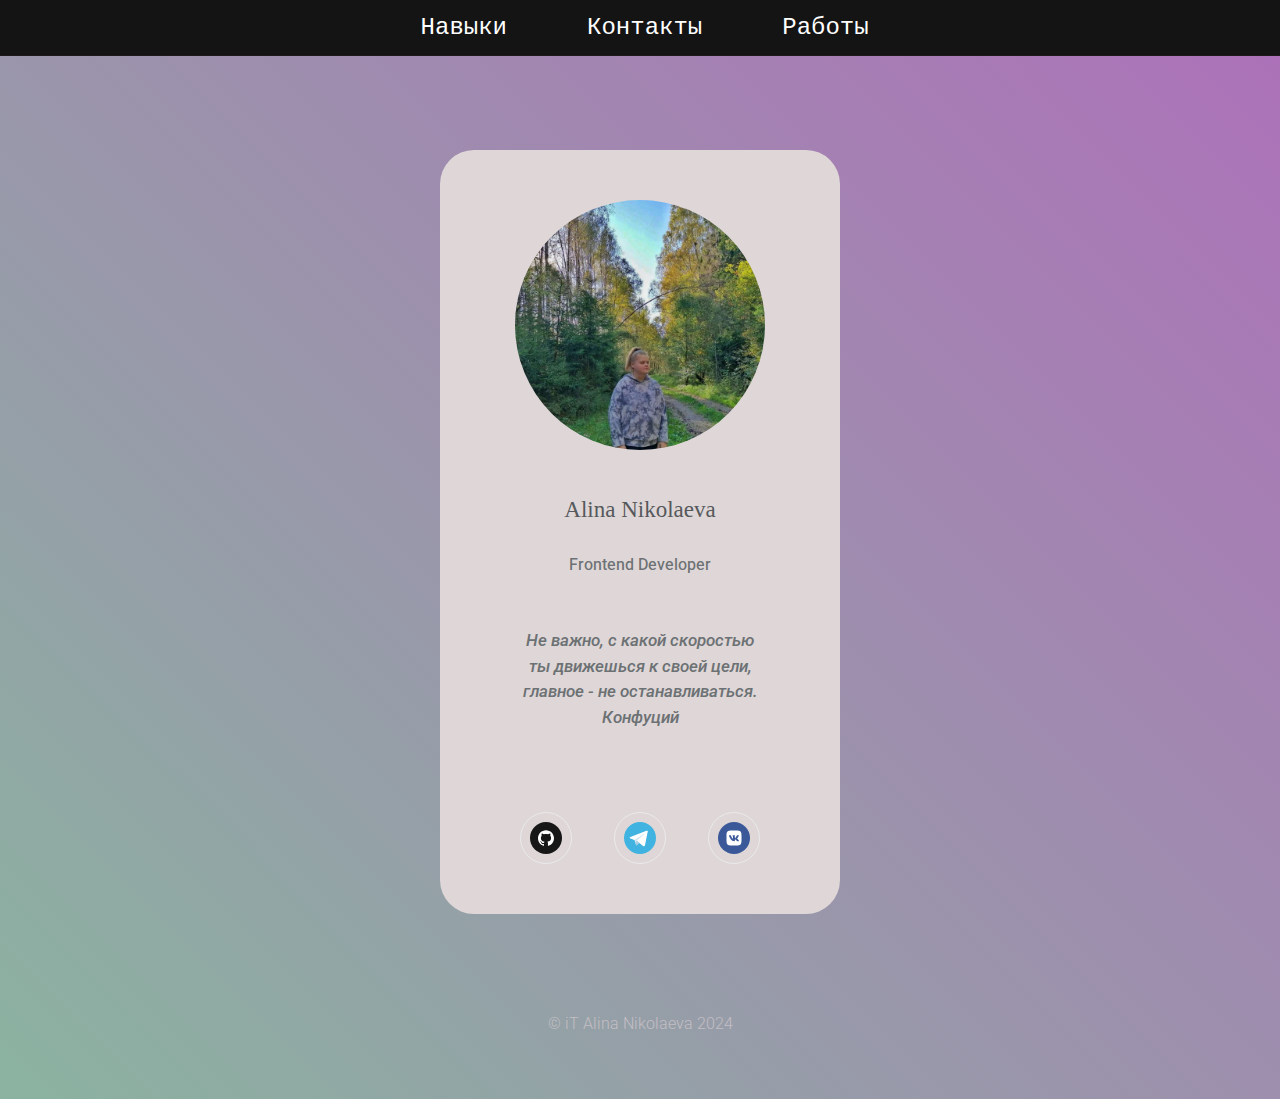
<file: index.html>
<!DOCTYPE html>
<html lang="ru">

<head>
  <meta charset="UTF-8">
  <meta http-equiv="X-UA-Compatible" content="IE=edge">
  <meta name="viewport" content="width=device-width, initial-scale=1.0">
  <title>alinkola</title>

  <!-- Иконка сайта -->
  <link rel="icon" href="src/favicon.ico">
  <link rel="stylesheet" href="global.css"> <!-- Глобальные стили-->
  <link rel="stylesheet" href="index.css"> <!-- Стили страницы -->
</head>

<body>
  <div class="nav-bar">
    <div class="menu-icon" onclick="toggleMenu()">&#x22EE;</div>
    <ul class="nav-links-desktop">
      <a href="skills.html">Навыки</a>
      <a href="contacts.html">Контакты</a>
      <a href="works.html">Работы</a>
    </ul>
    <ul class="nav-links-mobile">
      <a href="skills.html">Навыки</a>
      <a href="contacts.html">Контакты</a>
      <a href="works.html">Работы</a>
    </ul>
  </div>

  <div class="wrapper">
    <div class="block">
      <div class="img-holder">
        <img src="src/alinkola.jpg" alt="Alina Nikolaeva">
      </div>
      <h3>Alina Nikolaeva</h3>
      <p>Frontend Developer</p>
      <p class="disc">
        <i>
          Не важно, с какой скоростью<br>
          ты движешься к своей цели,<br>
          главное - не останавливаться.<br>
          Конфуций
        </i>
      </p>

      <div class="social">
        <a href="https://github.com/Exremum" target="_blank" class="github">
          <img src="src/images/contact/github.svg" alt="GitHub">
        </a>
        <a href="https://t.me/anikola01" target="_blank" class="telegram">
          <img src="src/images/contact/telegram.svg" alt="Telegram">
        </a>
        <a href="https://vk.com/a_nikolaeva04" target="_blank" class="vk">
          <img src="src/images/contact/vk.svg" alt="VK">
        </a>
      </div>
    </div>
    <p class="bottom-text">&copy; iT Alina Nikolaeva 2024</p>
  </div>
  <script src="src/js/back.js"></script>
  <script src="src/js/menu.js"></script>
</body>

</html>
</file>
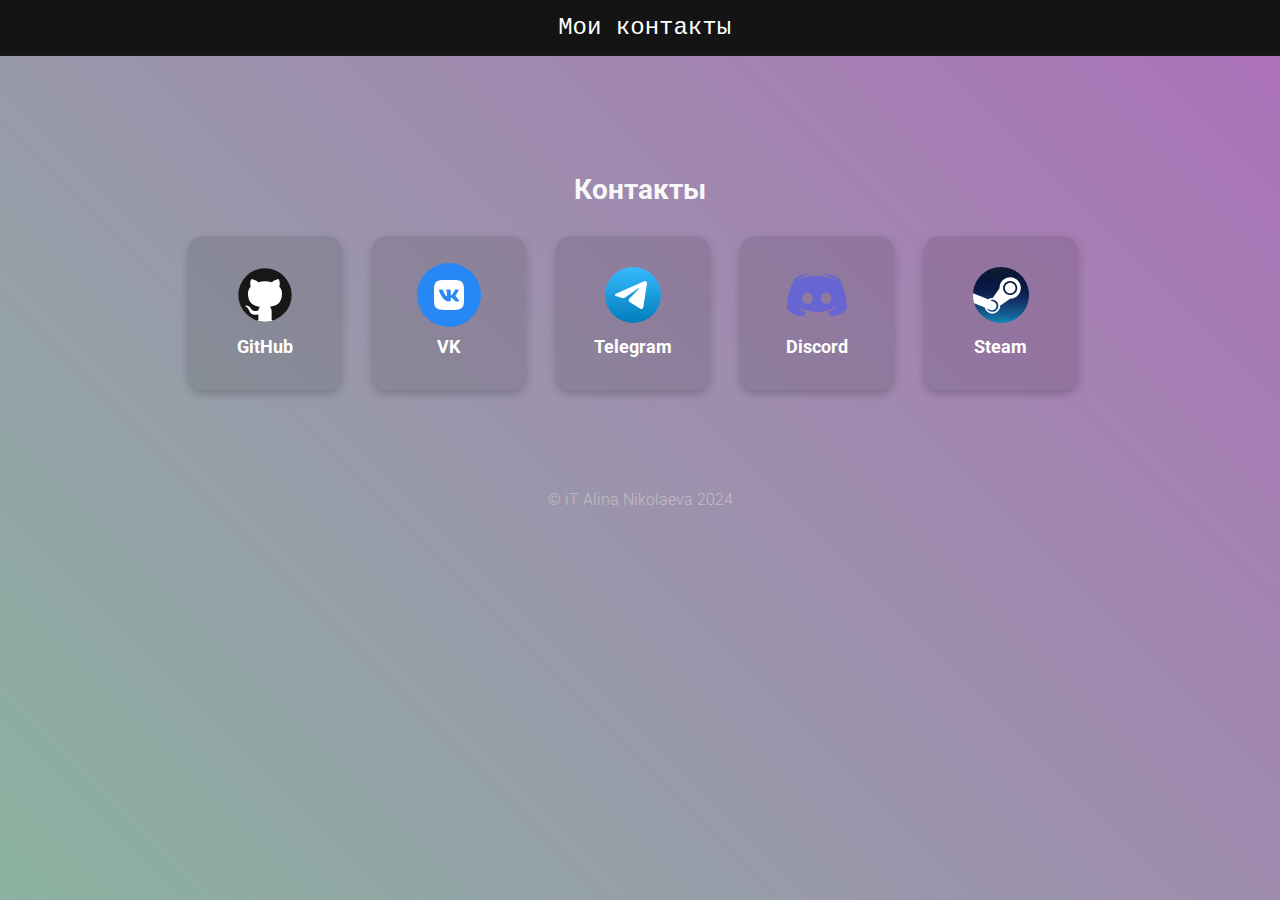
<file: contacts.html>
<!DOCTYPE html>
<html lang="ru">

<head>
  <meta charset="UTF-8">
  <meta http-equiv="X-UA-Compatible" content="IE=edge">
  <meta name="viewport" content="width=device-width, initial-scale=1.0">
  <title>Контакты</title>

  <!--Иконка сайта-->
  <link rel="icon" href="src/favicon.ico">
  <link rel="stylesheet" href="global.css"> <!--Тут глобальные стили т.е. стили которые применяются ко всем страницам-->
  <link rel="stylesheet" href="contacts.css"> <!--Тут стили страницы-->
</head>

<body>
    <div class="nav-bar">
        <ul class="nav-links-desktop">
          <a>Мои контакты</a>
        </ul>
    </div>

    <div class="wrapper">
      <div class="skills-block">
          <div class="skills-header">
            <h2>Контакты</h2>
          </div>
          <div class="skills-container">
              <div class="skill-block">
                <a href="https://github.com/Exremum?tab=projects" target="_blank" class="github">
                <img src="src/images/ico/GitHub.svg" alt="GitHub" class="skill-icon">
                <h1>GitHub</h1>
            </div>
            <div class="skill-block">
              <a href="https://vk.com/a_nikolaeva04" target="_blank" class="VK">
                <img src="src/images/ico/VK.svg" alt="VK" class="skill-icon">
                <h1>VK</h1>
            </div>
            <div class="skill-block">
              <a href="https://t.me/anikola01" target="_blank" class="Telegram">
                <img src="src/images/ico/Telegram.svg" alt="Telegram" class="skill-icon">
                <h1>Telegram</h1>
            </div>
            <div class="skill-block">
              <a href="https://discordapp.com/users/739559855043510354/" target="_blank" class="Discord">
                <img src="src/images/ico/Discord.svg" alt="Discord" class="skill-icon">
                <h1>Discord</h1>
            </div>
            <div class="skill-block">
              <a href="https://steamcommunity.com/profiles/76561199697150058/" target="_blank" class="Steam">
                <img src="src/images/ico/Steam.svg" alt="Steam" class="skill-icon">
                <h1>Steam</h1>
            </div>
          </div>
      </div>
    </a>
    <p class="bottom-text"> &copy; iT Alina Nikolaeva 2024</p>
   </div>
</body>
</html>
</file>
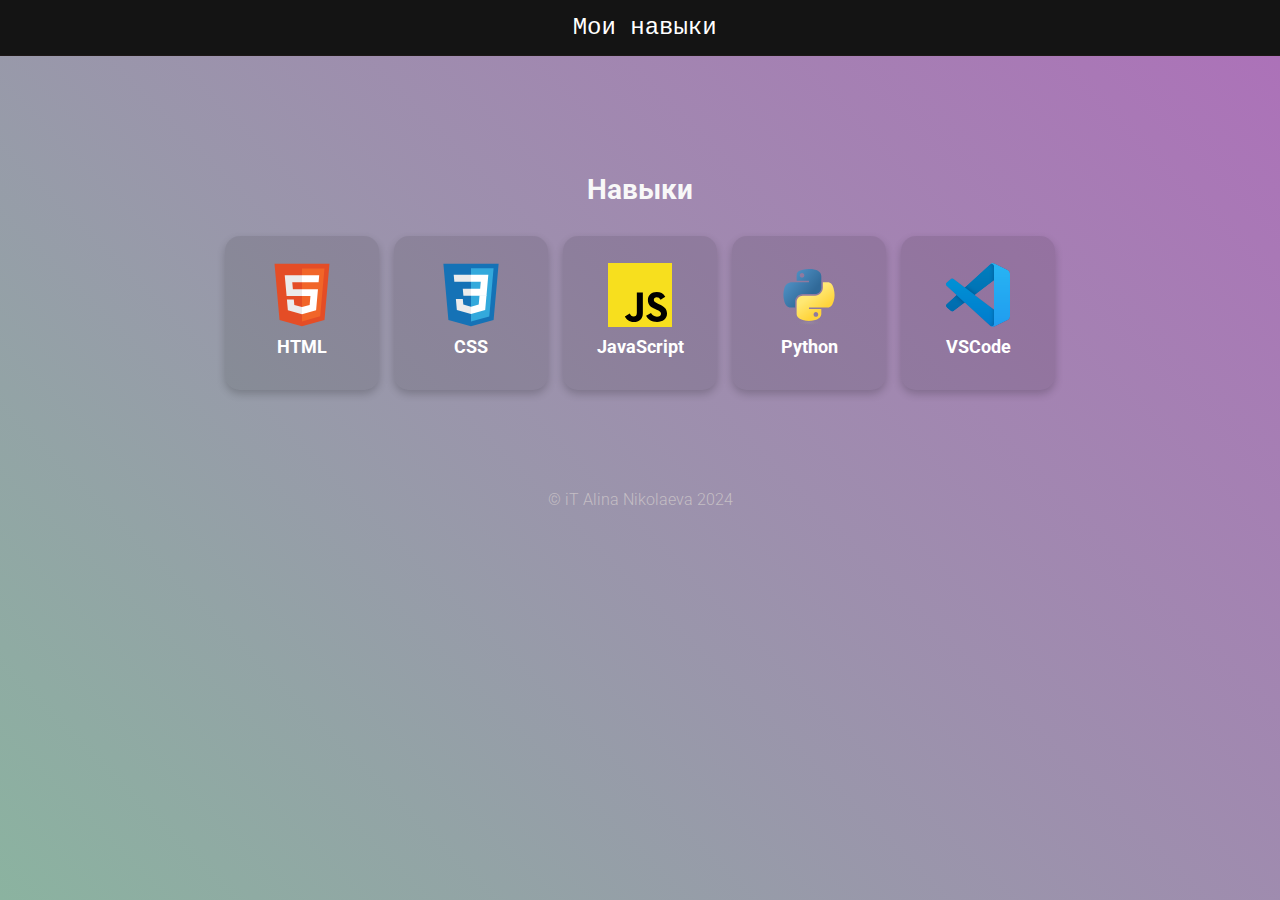
<file: skills.html>
<!DOCTYPE html>
<html lang="ru">

<head>
  <meta charset="UTF-8">
  <meta http-equiv="X-UA-Compatible" content="IE=edge">
  <meta name="viewport" content="width=device-width, initial-scale=1.0">
  <title>Навыки</title>

  <!-- Иконка сайта -->
  <link rel="icon" href="src/favicon.ico">
  <link rel="stylesheet" href="global.css"> <!-- Глобальные стили -->
  <link rel="stylesheet" href="skills.css"> <!-- Стили страницы -->
</head>

<body>
    <div class="nav-bar">
        <ul class="nav-links-desktop">
          <a>Мои навыки</a>
        </ul>
    </div>

    <div class="wrapper">
      <div class="skills-block">
          <div class="skills-header">
              <h2>Навыки</h2>
          </div>
          <div class="skills-container">
              <div class="skill-block">
                <img src="src/images/skills/html.svg" alt="HTML" class="skill-icon">
                <h1>HTML</h1>
            </div>
            <div class="skill-block">
                <img src="src/images/skills/css.svg" alt="CSS" class="skill-icon">
                <h1>CSS</h1>
            </div>
            <div class="skill-block">
                <img src="src/images/skills/JavaScript.svg" alt="JavaScript" class="skill-icon">
                <h1>JavaScript</h1>
            </div>
            <div class="skill-block">
                <img src="src/images/skills/python.svg" alt="Python" class="skill-icon">
                <h1>Python</h1>
            </div>
            <div class="skill-block">
                <img src="src/images/skills/vscode.svg" alt="VSCode" class="skill-icon">
                <h1>VSCode</h1>
            </div>
          </div>
      </div>

      <p class="bottom-text"> &copy; iT Alina Nikolaeva 2024</p>
   </div>
</body>
</html>
</file>
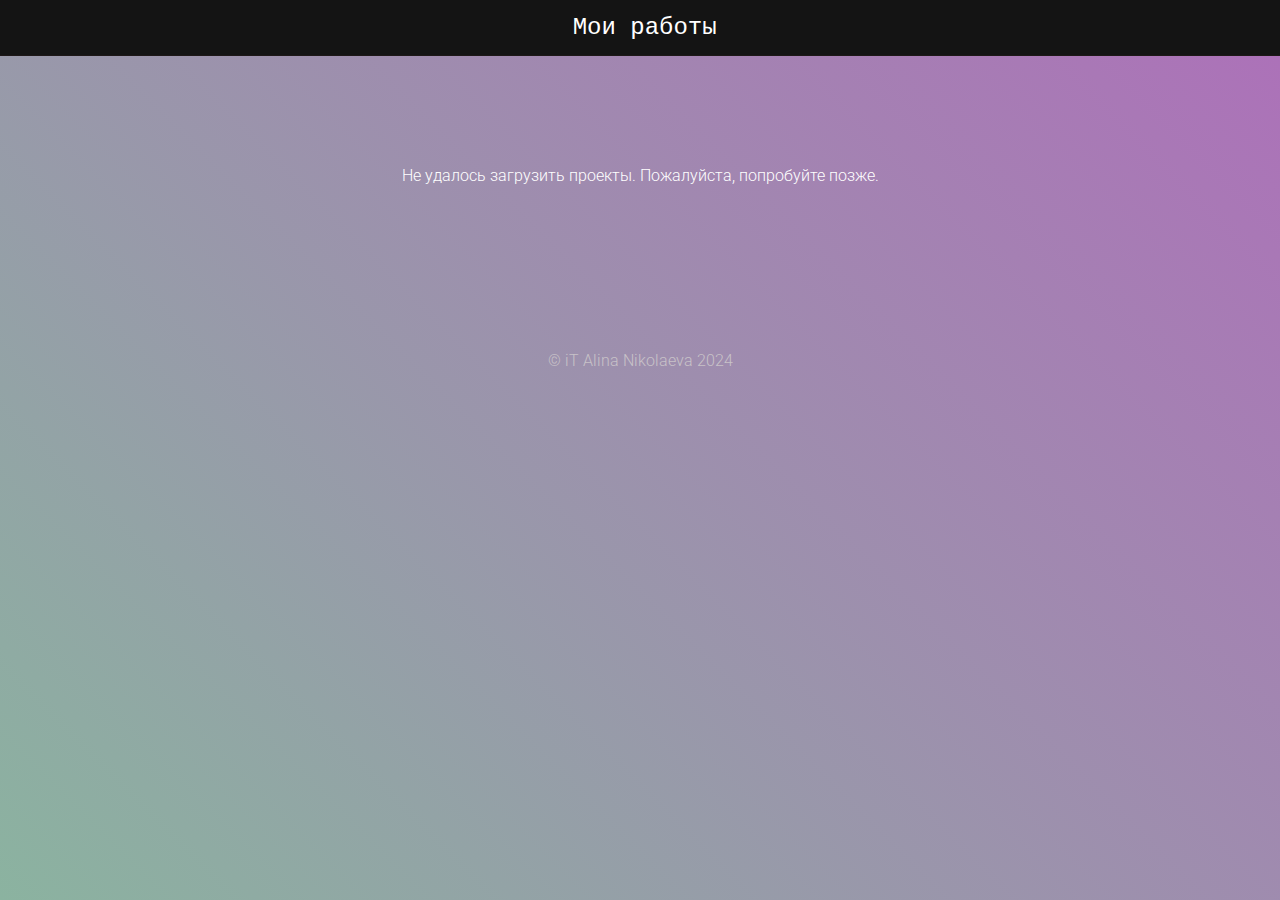
<file: works.html>
<!DOCTYPE html>
<html lang="ru">
<head>
    <meta charset="UTF-8">
    <meta http-equiv="X-UA-Compatible" content="IE=edge">
    <meta name="viewport" content="width=device-width, initial-scale=1.0">
    <title>Работы</title>

    <!-- Иконка сайта -->
    <link rel="icon" href="src/favicon.ico">
    <link rel="stylesheet" href="global.css">
    <!-- Тут глобальные стили т.е. стили которые применяются ко всем страницам -->
    <link rel="stylesheet" href="work.css"> <!-- Тут стили страницы -->
</head>
<body>
    <div class="nav-bar">
        <ul class="nav-links-desktop">
            <a>Мои работы</a>
        </ul>
    </div>

    <div class="wrapper">
        <div id="projects" class="projects-container">
            <!-- Тут проекты из GItHub -->
        </div>
    </div>

    <p class="bottom-text"> &copy; iT Alina Nikolaeva 2024</p>
    <script src="src/js/repo.js"></script>
</body>
</html>
</file>
<file: global.css>
/* Импорты шрифтов */
@import url('https://fonts.googleapis.com/css2?family=Roboto:ital,wght@0,100;0,300;0,400;0,500;0,700;0,900;1,100;1,300;1,400;1,500;1,700;1,900&display=swap');
@import url('https://fonts.googleapis.com/css2?family=Ubuntu:ital,wght@0,300;0,400;0,500;0,700;1,300;1,400;1,500;1,700&display=swap');

.nav-bar {
    display: flex;
    justify-content: center;
    align-items: center;
    width: 100%;
    height: 55px;
    background: #141414;
    border-bottom: 1px solid rgba(41, 28, 28, 0.521);
    font-size: 10.5pt;
    position: fixed;
    top: 0;
    left: 0;
    right: 0;
    z-index: 3;
    padding: 0 20px;
}

.menu-icon {
    display: none;
}

.nav-links-desktop {
    list-style: none;
    position: relative;
    padding: 0;
    left: -1.2%;
    margin: 0;
    display: flex;
    flex-direction: row;
    justify-content: center;
    transition: all 0.3s ease-in-out;
}

.nav-links-desktop a {
    color: #fff;
    text-decoration: none;
    padding: 10px;
    font-size: 18pt;
    font-family: 'Courier New', Courier, monospace;
    font-weight: 500;
    margin: 0 30px;
}

.nav-links-desktop a:hover {
    color: #918d8d;
}

.nav-links-mobile {
    display: none;
}

@media (max-width: 720px) {
    .nav-bar {
        justify-content: space-between;
    }

    .menu-icon {
        display: block;
    }

    .nav-links-desktop {
        display: none;
    }

    .nav-links-mobile {
        display: none;
        flex-direction: column;
        width: 100%;
        position: fixed;
        top: 55px;
        left: 0;
        background: #141414;
        text-align: center;
        transition: all 0.3s ease-in-out;
        z-index: 4;
    }

    .nav-links-mobile.active {
        display: flex;
        position: block;
        margin-top: 0;
    }

    .nav-links-mobile a {
        color: #fff;
        display: block;
        position: relative;
        margin-left: -16%;
        text-decoration: none;
        padding: 15px;
        font-size: 14pt;
        border-bottom: 1px solid rgba(41, 28, 28, 0.521);
    }
}

@media (max-width: 340px) {
    .block {
        width: 280px;
    }

    .disc i {
        width: 230px;
    }
}
</file>
<file: index.css>
body {
    margin: 0;
    font-family: 'Roboto', sans-serif;
    font-weight: 300;
    color: #fff;
}

.social img {
    width: 32px;
    height: 32px;
    margin: 9px;
}

.wrapper {
    width: 100%;
    background: linear-gradient(45deg, #8bb3a0, #ad70b9);
    min-height: 100%;
    padding: 150px 0 50px;
}

.block {
    width: 100%;
    max-width: 400px;
    margin: 0 auto;
    text-align: center;
    background: #dfd7d7;
    border-radius: 34px;
    padding: 50px 0;
}

.block .img-holder img {
    width: 250px;
    height: 250px;
    border-radius: 50%;
    margin: 0 auto 20px;
    background: linear-gradient(90deg, #b3aab9, #bad2bf);
    background-position: center;
    background-repeat: no-repeat;
    background-size: cover;
    transition: transform 0.3s ease-in-out;
}

.img-holder img:hover {
    transform: scale(1.03);
}

.block h3 {
    font-weight: 400;
    font-size: 23px;
    color: #56595c;
    font-family: "Edu AU VIC WA NT Hand", cursive;
}

.block p {
    color: #6c7174;
    margin: 30px 0 20px;
    padding: 2px;
    font-weight: 450;
}

.disc i {
    display: block;
    width: 100%;
    margin: auto;
    line-height: 1.5;
    padding-top: 20px;
    font-size: 17px;
    font-weight: 500;
}

.block .social {
    display: flex;
    justify-content: space-between;
    width: 60%;
    margin: 20% auto 0;
}

.block .social a {
    display: block;
    border: 1px solid #eaeaec;
    border-radius: 50%;
    width: 50px;
    height: 50px;
    line-height: 50px;
    text-align: center;
    transition: all 1s ease;
}

.block .social a:hover {
    transform: translateY(-15px);
}

.block .social a.github:hover {
    background: black;
    border-color: black;
}

.block .social a.telegram:hover {
    background: #40B3E0;
    border-color: #40B3E0;
}

.block .social a.vk:hover {
    background: #3b5999;
    border-color: #3b5999;
}

.bottom-text {
    text-align: center;
    color: #c4bec4;
    margin-top: 100px;
}
</file>
<file: contacts.css>
body {
    margin: 0;
    font-family: 'Roboto', sans-serif;
    font-weight: 300;
    color: #fff;
    background: linear-gradient(45deg, #8bb3a0, #ad70b9);
    min-height: 100vh;
}

.nav-bar a:hover {
    color: #fff;
}

.wrapper {
    padding: 150px 0 50px;
    text-align: center;
}

.skills-header h2 {
    font-size: 28px;
    color: #f8f8f8;
    font-family: Roboto;
    margin-bottom: 30px;
}

.skills-container {
    display: flex;
    flex-wrap: wrap;
    justify-content: center;
    gap: 15px;
}

.skill-block {
    background: #0000001a;
    border-radius: 15px;
    padding: 2px;
    text-align: center;
    width: 150px;
    height: 150px;
    box-shadow: 0 4px 8px rgba(0, 0, 0, 0.2);
    transition: transform 0.3s ease-in-out;
}

.skill-block:hover {
    transform: scale(1.05);
}

.skill-block h1 {
    font-family: Roboto;
    font-size: 18px;
    margin-top: 5px
}

.skill-icon {
    width: 64px;
    height: 64px;
    margin-top: 25px;
}

.skills-header h3 {
    color: #ffffff;
    font-size: 16pt;
    font-family: 'Courier New', Courier, monospace;
    font-weight: 500;
}

.bottom-text {
    text-align: center;
    color: #c4bec4;
    margin-top: 100px;
}

@media (max-width: 768px) {
    .skill-block {
        width: 120px;
        height: 120px;
    }

    .skill-icon {
        width: 50px;
        height: 50px;
    }
}

.skill-block a{
    color: #ffffff;
    text-decoration: none;
}
</file>
<file: skills.css>
body {
    margin: 0;
    font-family: 'Roboto', sans-serif;
    font-weight: 300;
    color: #fff;
    background: linear-gradient(45deg, #8bb3a0, #ad70b9);
    min-height: 100vh;
}

.nav-bar a:hover {
    color: #fff;
}

.wrapper {
    padding: 150px 0 50px;
    text-align: center;
}

.skills-header h2 {
    font-size: 28px;
    color: #f8f8f8;
    font-family: Roboto;
    margin-bottom: 30px;
}

.skills-container {
    display: flex;
    flex-wrap: wrap;
    justify-content: center;
    gap: 15px;
}

.skill-block {
    background: #0000001a;
    border-radius: 15px;
    padding: 2px;
    text-align: center;
    width: 150px;
    height: 150px;
    box-shadow: 0 4px 8px rgba(0, 0, 0, 0.2);
    transition: transform 0.3s ease-in-out;
}

.skill-block:hover {
    transform: scale(1.05);
}

.skill-block h1 {
    font-family: Roboto;
    font-size: 18px;
    margin-top: 5px
}

.skill-icon {
    width: 64px;
    height: 64px;
    margin-top: 25px;
}

.skills-header h3 {
    color: #ffffff;
    font-size: 16pt;
    font-family: 'Courier New', Courier, monospace;
    font-weight: 500;
}

.bottom-text {
    text-align: center;
    color: #c4bec4;
    margin-top: 100px;
}

@media (max-width: 768px) {
    .skill-block {
        width: 120px;
        height: 120px;
    }

    .skill-icon {
        width: 50px;
        height: 50px;
    }
}
</file>
<file: work.css>
body {
    margin: 0;
    font-family: 'Roboto', sans-serif;
    font-weight: 300;
    color: #fff;
    background: linear-gradient(45deg, #8bb3a0, #ad70b9);
    min-height: 100vh;
}

.nav-bar a:hover {
    color: #fff;
}

.wrapper {
    padding: 150px 0 50px;
    text-align: center;
}

.projects-container {
    display: flex;
    flex-wrap: wrap;
    justify-content: center;
    gap: 20px;
    max-width: 1300px;
    margin: 0 auto;
}

.project-block {
    background: rgba(255, 255, 255, 0.1);
    border-radius: 10px;
    padding: 20px;
    width: 300px;
    text-align: center;
    box-shadow: 0 4px 8px rgba(0, 0, 0, 0.2);
    transition: transform 0.3s, box-shadow 0.3s;
}

.project-block:hover {
    transform: translateY(-10px);
    box-shadow: 0 8px 16px rgba(0, 0, 0, 0.4);
}

.project-block h3 {
    font-size: 24px;
    margin: 10px 0;
}

.project-link {
    display: inline-block;
    margin: 10px 0;
    padding: 10px 20px;
    background: #6a9fb5;
    color: #fff;
    text-decoration: none;
    border-radius: 5px;
    transition: background 0.3s;
}

.project-link:hover {
    background: #567d89;
}

.project-updated {
    font-size: 14px;
    color: #c8c2c8;
}

.bottom-text {
    text-align: center;
    color: #c8c2c8;
    margin-top: 100px;
}
</file>
